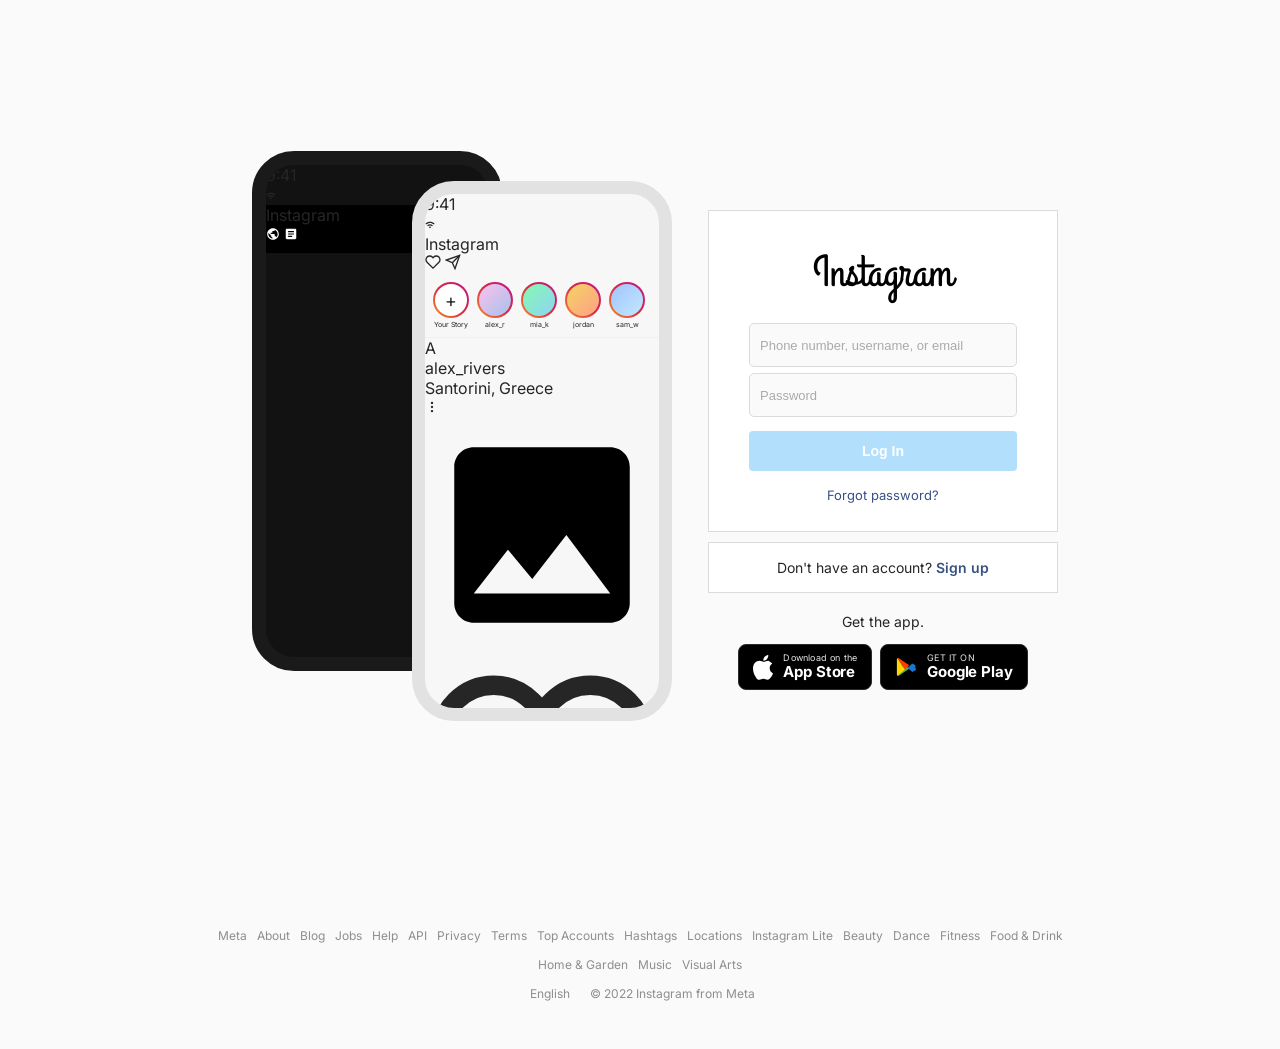
<file: index.html>
<!DOCTYPE html>
<html lang="en">
<head>
  <!-- =====================================================
       Instagram - Photo & Video Sharing
       Landing Page | index.html
       ===================================================== -->
  <meta charset="UTF-8" />
  <meta name="viewport" content="width=device-width, initial-scale=1.0" />
  <meta name="description" content="Instagram - Create an account or log in to Instagram - A simple, fun & creative way to capture, edit & share photos, videos & messages with friends & family." />
  <meta name="theme-color" content="#ffffff" />
  <title>Instagram</title>

  <!-- Favicon SVG inline -->
  <link rel="icon" href="data:image/svg+xml,<svg xmlns='http://www.w3.org/2000/svg' viewBox='0 0 100 100'><defs><linearGradient id='g' x1='0%25' y1='0%25' x2='100%25' y2='100%25'><stop offset='0%25' stop-color='%23f09433'/><stop offset='50%25' stop-color='%23dc2743'/><stop offset='100%25' stop-color='%23bc1888'/></linearGradient></defs><rect width='100' height='100' rx='22' fill='url(%23g)'/><circle cx='50' cy='47' r='18' fill='none' stroke='white' stroke-width='7'/><circle cx='70' cy='28' r='5' fill='white'/></svg>" />

  <!-- Google Fonts -->
  <link rel="preconnect" href="https://fonts.googleapis.com" />
  <link rel="preconnect" href="https://fonts.gstatic.com" crossorigin />
  <link href="https://fonts.googleapis.com/css2?family=Grand+Hotel&family=Inter:wght@300;400;500;600;700&display=swap" rel="stylesheet" />

  <!-- Main Stylesheet -->
  <link rel="stylesheet" href="style.css?v=2" />
</head>
<body>

  <!-- =====================================================
       MAIN WRAPPER
       ===================================================== -->
  <main class="main-wrapper" role="main">
    <div class="main-content">

      <!-- =================================================
           LEFT SECTION: DUAL SMARTPHONE MOCKUPS
           ================================================= -->
      <section class="hero-mockups" aria-label="App preview mockups" aria-hidden="true">

        <!-- -----------------------------------------------
             BACKGROUND PHONE (Dark / Android-style)
             Shows a static dark Explore/Reels grid
             ----------------------------------------------- -->
        <div class="phone-mockup bg-phone">
          <!-- Physical bezel details -->
          <div class="bezel-top">
            <div class="camera-dot"></div>
            <div class="speaker"></div>
          </div>
          <div class="bezel-bottom">
            <div class="home-button"></div>
          </div>

          <!-- Screen content -->
          <div class="phone-screen">
            <!-- Status bar -->
            <div class="phone-status-bar">
              <span>9:41</span>
              <div class="bar-right">
                <svg viewBox="0 0 24 24" width="10" height="10" fill="currentColor"><path d="M1 9l2 2c4.97-4.97 13.03-4.97 18 0l2-2C16.93 2.93 7.08 2.93 1 9zm8 8l3 3 3-3c-1.65-1.66-4.34-1.66-6 0zm-4-4l2 2c2.76-2.76 7.24-2.76 10 0l2-2C15.14 9.14 8.87 9.14 5 13z"/></svg>
                <div class="icon-battery"></div>
              </div>
            </div>
            <!-- Static dark explore grid -->
            <div class="mockup-header" style="background:#000; border-bottom-color:#1a1a1a;">
              <span class="brand-title">Instagram</span>
              <div class="header-icons">
                <svg width="14" height="14" viewBox="0 0 24 24" fill="#ffffff"><path d="M12 2C6.48 2 2 6.48 2 12s4.48 10 10 10 10-4.48 10-10S17.52 2 12 2zm-1 17.93c-3.95-.49-7-3.85-7-7.93 0-.62.08-1.21.21-1.79L9 15v1c0 1.1.9 2 2 2v1.93zm6.9-2.54c-.26-.81-1-1.39-1.9-1.39h-1v-3c0-.55-.45-1-1-1H8v-2h2c.55 0 1-.45 1-1V7h2c1.1 0 2-.9 2-2v-.41c2.93 1.19 5 4.06 5 7.41 0 2.08-.8 3.97-2.1 5.39z"/></svg>
                <svg width="14" height="14" viewBox="0 0 24 24" fill="#ffffff"><path d="M19 3H5c-1.1 0-2 .9-2 2v14c0 1.1.9 2 2 2h14c1.1 0 2-.9 2-2V5c0-1.1-.9-2-2-2zm-5 14H7v-2h7v2zm3-4H7v-2h10v2zm0-4H7V7h10v2z"/></svg>
              </div>
            </div>
            <div class="mockup-body" style="background:#000;">
              <div class="explore-grid" style="padding-top:8px; gap:2px;">
                <div class="grid-item" style="background:#1a1a1a;"></div>
                <div class="grid-item" style="background:#222;"></div>
                <div class="grid-item" style="background:#1a1a1a;"></div>
                <div class="grid-item" style="background:#222;"></div>
                <div class="grid-item" style="background:#1a1a1a;"></div>
                <div class="grid-item" style="background:#222;"></div>
                <div class="grid-item" style="background:#1a1a1a;"></div>
                <div class="grid-item" style="background:#222;"></div>
                <div class="grid-item" style="background:#1a1a1a;"></div>
                <div class="grid-item" style="background:#222;"></div>
                <div class="grid-item" style="background:#1a1a1a;"></div>
                <div class="grid-item" style="background:#222;"></div>
              </div>
            </div>
          </div>
        </div>
        <!-- END: Background Phone -->

        <!-- -----------------------------------------------
             FOREGROUND PHONE (Silver / iPhone-style)
             Shows an auto-cycling slideshow of 4 screens:
             Feed → Explore → DMs → Profile
             ----------------------------------------------- -->
        <div class="phone-mockup fg-phone">
          <!-- Physical bezel details -->
          <div class="bezel-top">
            <div class="camera-dot"></div>
            <div class="speaker"></div>
          </div>
          <div class="bezel-bottom">
            <div class="home-button"></div>
          </div>

          <!-- Screen content -->
          <div class="phone-screen">
            <!-- Status bar -->
            <div class="phone-status-bar">
              <span>9:41</span>
              <div class="bar-right">
                <svg viewBox="0 0 24 24" width="10" height="10" fill="currentColor"><path d="M1 9l2 2c4.97-4.97 13.03-4.97 18 0l2-2C16.93 2.93 7.08 2.93 1 9zm8 8l3 3 3-3c-1.65-1.66-4.34-1.66-6 0zm-4-4l2 2c2.76-2.76 7.24-2.76 10 0l2-2C15.14 9.14 8.87 9.14 5 13z"/></svg>
                <div class="icon-battery"></div>
              </div>
            </div>

            <!-- Slideshow container: 4 screens -->
            <div class="slideshow-container" id="slideshowContainer">

              <!-- === SCREEN 1: FEED === -->
              <div class="mockup-screen active" id="screen-feed" role="img" aria-label="Photo feed screen">
                <!-- App header -->
                <div class="mockup-header">
                  <span class="brand-title">Instagram</span>
                  <div class="header-icons">
                    <!-- Heart icon -->
                    <svg width="16" height="16" viewBox="0 0 24 24" fill="none" stroke="#262626" stroke-width="2"><path d="M20.84 4.61a5.5 5.5 0 0 0-7.78 0L12 5.67l-1.06-1.06a5.5 5.5 0 0 0-7.78 7.78l1.06 1.06L12 21.23l7.78-7.78 1.06-1.06a5.5 5.5 0 0 0 0-7.78z"/></svg>
                    <!-- DM Paper-plane icon -->
                    <svg width="16" height="16" viewBox="0 0 24 24" fill="none" stroke="#262626" stroke-width="2"><line x1="22" y1="2" x2="11" y2="13"/><polygon points="22 2 15 22 11 13 2 9 22 2"/></svg>
                  </div>
                </div>

                <!-- Stories row -->
                <div style="display:flex; gap:8px; padding:8px; border-bottom:1px solid #f0f0f0; overflow:hidden;">
                  <!-- Your story -->
                  <div style="display:flex;flex-direction:column;align-items:center;gap:2px;flex-shrink:0;">
                    <div style="width:36px;height:36px;border-radius:50%;background:linear-gradient(45deg,#f09433,#dc2743,#bc1888);padding:2px;">
                      <div style="width:100%;height:100%;border-radius:50%;background:#fff;display:flex;align-items:center;justify-content:center;font-size:18px;">+</div>
                    </div>
                    <span style="font-size:7px;color:#262626;">Your Story</span>
                  </div>
                  <!-- Story circles -->
                  <div style="display:flex;flex-direction:column;align-items:center;gap:2px;flex-shrink:0;">
                    <div style="width:36px;height:36px;border-radius:50%;background:linear-gradient(45deg,#f09433,#dc2743,#bc1888);padding:2px;">
                      <div style="width:100%;height:100%;border-radius:50%;background:linear-gradient(135deg,#fbc2eb,#a6c1ee);"></div>
                    </div>
                    <span style="font-size:7px;color:#262626;">alex_r</span>
                  </div>
                  <div style="display:flex;flex-direction:column;align-items:center;gap:2px;flex-shrink:0;">
                    <div style="width:36px;height:36px;border-radius:50%;background:linear-gradient(45deg,#f09433,#dc2743,#bc1888);padding:2px;">
                      <div style="width:100%;height:100%;border-radius:50%;background:linear-gradient(135deg,#84fab0,#8fd3f4);"></div>
                    </div>
                    <span style="font-size:7px;color:#262626;">mia_k</span>
                  </div>
                  <div style="display:flex;flex-direction:column;align-items:center;gap:2px;flex-shrink:0;">
                    <div style="width:36px;height:36px;border-radius:50%;background:linear-gradient(45deg,#f09433,#dc2743,#bc1888);padding:2px;">
                      <div style="width:100%;height:100%;border-radius:50%;background:linear-gradient(135deg,#f6d365,#fda085);"></div>
                    </div>
                    <span style="font-size:7px;color:#262626;">jordan</span>
                  </div>
                  <div style="display:flex;flex-direction:column;align-items:center;gap:2px;flex-shrink:0;">
                    <div style="width:36px;height:36px;border-radius:50%;background:linear-gradient(45deg,#f09433,#dc2743,#bc1888);padding:2px;">
                      <div style="width:100%;height:100%;border-radius:50%;background:linear-gradient(135deg,#a1c4fd,#c2e9fb);"></div>
                    </div>
                    <span style="font-size:7px;color:#262626;">sam_w</span>
                  </div>
                </div>

                <!-- Post 1 -->
                <div class="post-item">
                  <div class="post-header">
                    <div class="post-user-info">
                      <div class="avatar">
                        <div class="inner-avatar">A</div>
                      </div>
                      <div>
                        <div class="post-username">alex_rivers</div>
                        <div class="post-location">Santorini, Greece</div>
                      </div>
                    </div>
                    <!-- Three dots -->
                    <svg width="14" height="14" viewBox="0 0 24 24" fill="#262626"><circle cx="12" cy="5" r="2"/><circle cx="12" cy="12" r="2"/><circle cx="12" cy="19" r="2"/></svg>
                  </div>
                  <!-- Post image placeholder with gradient -->
                  <div class="post-image">
                    <div class="post-image-inner">
                      <svg viewBox="0 0 24 24"><path d="M21 19V5c0-1.1-.9-2-2-2H5c-1.1 0-2 .9-2 2v14c0 1.1.9 2 2 2h14c1.1 0 2-.9 2-2zM8.5 13.5l2.5 3.01L14.5 12l4.5 6H5l3.5-4.5z"/></svg>
                    </div>
                  </div>
                  <!-- Actions -->
                  <div class="post-actions">
                    <div class="post-actions-left">
                      <svg viewBox="0 0 24 24" fill="none" stroke="#262626" stroke-width="2"><path d="M20.84 4.61a5.5 5.5 0 0 0-7.78 0L12 5.67l-1.06-1.06a5.5 5.5 0 0 0-7.78 7.78l1.06 1.06L12 21.23l7.78-7.78 1.06-1.06a5.5 5.5 0 0 0 0-7.78z"/></svg>
                      <svg viewBox="0 0 24 24" fill="none" stroke="#262626" stroke-width="2"><path d="M21 15a2 2 0 0 1-2 2H7l-4 4V5a2 2 0 0 1 2-2h14a2 2 0 0 1 2 2z"/></svg>
                      <svg viewBox="0 0 24 24" fill="none" stroke="#262626" stroke-width="2"><line x1="22" y1="2" x2="11" y2="13"/><polygon points="22 2 15 22 11 13 2 9 22 2"/></svg>
                    </div>
                    <svg viewBox="0 0 24 24" fill="none" stroke="#262626" stroke-width="2"><path d="M19 21l-7-5-7 5V5a2 2 0 0 1 2-2h10a2 2 0 0 1 2 2z"/></svg>
                  </div>
                  <div class="post-likes">1,284 likes</div>
                  <div class="post-caption"><span>alex_rivers</span>Golden hour never disappoints 🌅✨</div>
                </div>

                <!-- Post 2 -->
                <div class="post-item">
                  <div class="post-header">
                    <div class="post-user-info">
                      <div class="avatar" style="background:linear-gradient(135deg,#84fab0,#8fd3f4); padding:1.5px;">
                        <div class="inner-avatar">M</div>
                      </div>
                      <div>
                        <div class="post-username">mia_captures</div>
                        <div class="post-location">Tokyo, Japan</div>
                      </div>
                    </div>
                    <svg width="14" height="14" viewBox="0 0 24 24" fill="#262626"><circle cx="12" cy="5" r="2"/><circle cx="12" cy="12" r="2"/><circle cx="12" cy="19" r="2"/></svg>
                  </div>
                  <div class="post-image post-image-2">
                    <div class="post-image-inner">
                      <svg viewBox="0 0 24 24"><path d="M12 2C6.48 2 2 6.48 2 12s4.48 10 10 10 10-4.48 10-10S17.52 2 12 2zm-2 14.5v-9l6 4.5-6 4.5z"/></svg>
                    </div>
                  </div>
                  <div class="post-actions">
                    <div class="post-actions-left">
                      <svg viewBox="0 0 24 24" fill="none" stroke="#262626" stroke-width="2"><path d="M20.84 4.61a5.5 5.5 0 0 0-7.78 0L12 5.67l-1.06-1.06a5.5 5.5 0 0 0-7.78 7.78l1.06 1.06L12 21.23l7.78-7.78 1.06-1.06a5.5 5.5 0 0 0 0-7.78z"/></svg>
                      <svg viewBox="0 0 24 24" fill="none" stroke="#262626" stroke-width="2"><path d="M21 15a2 2 0 0 1-2 2H7l-4 4V5a2 2 0 0 1 2-2h14a2 2 0 0 1 2 2z"/></svg>
                      <svg viewBox="0 0 24 24" fill="none" stroke="#262626" stroke-width="2"><line x1="22" y1="2" x2="11" y2="13"/><polygon points="22 2 15 22 11 13 2 9 22 2"/></svg>
                    </div>
                    <svg viewBox="0 0 24 24" fill="none" stroke="#262626" stroke-width="2"><path d="M19 21l-7-5-7 5V5a2 2 0 0 1 2-2h10a2 2 0 0 1 2 2z"/></svg>
                  </div>
                  <div class="post-likes">3,572 likes</div>
                  <div class="post-caption"><span>mia_captures</span>City lights & cherry blossoms 🌸🗼</div>
                </div>
              </div>
              <!-- END: Screen 1 Feed -->

              <!-- === SCREEN 2: EXPLORE === -->
              <div class="mockup-screen" id="screen-explore" role="img" aria-label="Explore screen">
                <div class="mockup-header">
                  <div class="search-bar-mock" style="flex-grow:1; padding:0; background:none; border:none;">
                    <div class="search-input-mock">
                      <svg viewBox="0 0 24 24"><path d="M21 21l-6-6m2-5a7 7 0 11-14 0 7 7 0 0114 0z" stroke="currentColor" stroke-width="2" fill="none" stroke-linecap="round"/></svg>
                      Search
                    </div>
                  </div>
                </div>
                <div class="mockup-body">
                  <div class="explore-grid">
                    <div class="grid-item"></div>
                    <div class="grid-item"></div>
                    <div class="grid-item"></div>
                    <div class="grid-item"></div>
                    <div class="grid-item"></div>
                    <div class="grid-item"></div>
                    <div class="grid-item"></div>
                    <div class="grid-item"></div>
                    <div class="grid-item"></div>
                  </div>
                </div>
              </div>
              <!-- END: Screen 2 Explore -->

              <!-- === SCREEN 3: DIRECT MESSAGES === -->
              <div class="mockup-screen" id="screen-dm" role="img" aria-label="Direct messages screen">
                <div class="mockup-header">
                  <span class="dm-header">Messages</span>
                  <div class="header-icons">
                    <svg width="14" height="14" viewBox="0 0 24 24" fill="none" stroke="#262626" stroke-width="2"><path d="M12 20h9"/><path d="M16.5 3.5a2.121 2.121 0 0 1 3 3L7 19l-4 1 1-4L16.5 3.5z"/></svg>
                  </div>
                </div>
                <!-- Active users / story-like row -->
                <div class="dm-active-users">
                  <div class="active-user-circle">
                    <div class="active-avatar">
                      <div class="online-indicator"></div>
                    </div>
                    <span class="active-user-name">alex_r</span>
                  </div>
                  <div class="active-user-circle">
                    <div class="active-avatar"></div>
                    <span class="active-user-name">mia_k</span>
                  </div>
                  <div class="active-user-circle">
                    <div class="active-avatar">
                      <div class="online-indicator"></div>
                    </div>
                    <span class="active-user-name">jordan</span>
                  </div>
                  <div class="active-user-circle">
                    <div class="active-avatar"></div>
                    <span class="active-user-name">sam_w</span>
                  </div>
                </div>
                <!-- Message threads -->
                <div class="dm-thread-list mockup-body">
                  <div class="dm-thread">
                    <div class="dm-thread-left">
                      <div class="active-avatar" style="background:linear-gradient(135deg,#fbc2eb,#a6c1ee); width:32px; height:32px; border-radius:50%;"></div>
                      <div class="dm-thread-info">
                        <div class="dm-username">alex_rivers</div>
                        <div class="dm-last-msg">Loved that shot! 📸</div>
                      </div>
                    </div>
                    <div class="dm-camera-icon">
                      <svg viewBox="0 0 24 24"><path d="M23 7l-7 5 7 5V7z"/><rect x="1" y="5" width="15" height="14" rx="2" ry="2"/></svg>
                    </div>
                  </div>
                  <div class="dm-thread">
                    <div class="dm-thread-left">
                      <div class="active-avatar" style="background:linear-gradient(135deg,#84fab0,#8fd3f4); width:32px; height:32px; border-radius:50%;"></div>
                      <div class="dm-thread-info">
                        <div class="dm-username">mia_captures</div>
                        <div class="dm-last-msg">When are you free? ☕</div>
                      </div>
                    </div>
                    <div class="dm-camera-icon">
                      <svg viewBox="0 0 24 24"><path d="M23 7l-7 5 7 5V7z"/><rect x="1" y="5" width="15" height="14" rx="2" ry="2"/></svg>
                    </div>
                  </div>
                  <div class="dm-thread">
                    <div class="dm-thread-left">
                      <div class="active-avatar" style="background:linear-gradient(135deg,#a1c4fd,#c2e9fb); width:32px; height:32px; border-radius:50%;"></div>
                      <div class="dm-thread-info">
                        <div class="dm-username">jordan_snap</div>
                        <div class="dm-last-msg">Sent a photo</div>
                      </div>
                    </div>
                    <div class="dm-camera-icon">
                      <svg viewBox="0 0 24 24"><path d="M23 7l-7 5 7 5V7z"/><rect x="1" y="5" width="15" height="14" rx="2" ry="2"/></svg>
                    </div>
                  </div>
                  <div class="dm-thread">
                    <div class="dm-thread-left">
                      <div class="active-avatar" style="background:linear-gradient(135deg,#f6d365,#fda085); width:32px; height:32px; border-radius:50%;"></div>
                      <div class="dm-thread-info">
                        <div class="dm-username">sam_world</div>
                        <div class="dm-last-msg">Tag me in your next post!</div>
                      </div>
                    </div>
                    <div class="dm-camera-icon">
                      <svg viewBox="0 0 24 24"><path d="M23 7l-7 5 7 5V7z"/><rect x="1" y="5" width="15" height="14" rx="2" ry="2"/></svg>
                    </div>
                  </div>
                  <div class="dm-thread">
                    <div class="dm-thread-left">
                      <div class="active-avatar" style="background:linear-gradient(135deg,#fdcbf1,#e6dee9); width:32px; height:32px; border-radius:50%;"></div>
                      <div class="dm-thread-info">
                        <div class="dm-username">luna_photos</div>
                        <div class="dm-last-msg">That filter is 🔥</div>
                      </div>
                    </div>
                    <div class="dm-camera-icon">
                      <svg viewBox="0 0 24 24"><path d="M23 7l-7 5 7 5V7z"/><rect x="1" y="5" width="15" height="14" rx="2" ry="2"/></svg>
                    </div>
                  </div>
                </div>
              </div>
              <!-- END: Screen 3 DMs -->

              <!-- === SCREEN 4: PROFILE === -->
              <div class="mockup-screen" id="screen-profile" role="img" aria-label="Profile screen">
                <!-- Header with username -->
                <div class="mockup-header">
                  <span style="font-size:11px; font-weight:700; color:#262626;">your_username</span>
                  <div class="header-icons">
                    <svg width="14" height="14" viewBox="0 0 24 24" fill="none" stroke="#262626" stroke-width="2"><line x1="3" y1="12" x2="21" y2="12"/><line x1="3" y1="6" x2="21" y2="6"/><line x1="3" y1="18" x2="21" y2="18"/></svg>
                  </div>
                </div>
                <div class="mockup-body">
                  <!-- Profile meta area -->
                  <div class="profile-meta">
                    <div class="profile-top-row">
                      <div class="profile-avatar">😎</div>
                      <div class="profile-stats">
                        <div class="stat-item">
                          <span class="stat-value">248</span>
                          <span class="stat-label">Posts</span>
                        </div>
                        <div class="stat-item">
                          <span class="stat-value">14.2k</span>
                          <span class="stat-label">Followers</span>
                        </div>
                        <div class="stat-item">
                          <span class="stat-value">382</span>
                          <span class="stat-label">Following</span>
                        </div>
                      </div>
                    </div>
                    <div class="profile-bio">
                      <div class="profile-name">Your Name</div>
                      <div class="profile-desc">📷 Photographer & traveler<br/>🌍 Exploring the world one shot at a time</div>
                    </div>
                    <div class="profile-edit-btn">Edit Profile</div>
                  </div>
                  <!-- Story highlights -->
                  <div class="highlights-row">
                    <div class="highlight-item">
                      <div class="highlight-circle" style="background:linear-gradient(135deg,#ff9a9e,#fecfef);"></div>
                      <span class="highlight-label">Travel</span>
                    </div>
                    <div class="highlight-item">
                      <div class="highlight-circle" style="background:linear-gradient(135deg,#a1c4fd,#c2e9fb);"></div>
                      <span class="highlight-label">Food</span>
                    </div>
                    <div class="highlight-item">
                      <div class="highlight-circle" style="background:linear-gradient(135deg,#d4fc79,#96e6a1);"></div>
                      <span class="highlight-label">Nature</span>
                    </div>
                    <div class="highlight-item">
                      <div class="highlight-circle" style="background:linear-gradient(135deg,#f6d365,#fda085);"></div>
                      <span class="highlight-label">Sunsets</span>
                    </div>
                  </div>
                  <!-- Tabs: Grid / Tagged -->
                  <div class="profile-tabs">
                    <div class="profile-tab active">
                      <svg viewBox="0 0 24 24"><rect x="3" y="3" width="7" height="7"/><rect x="14" y="3" width="7" height="7"/><rect x="3" y="14" width="7" height="7"/><rect x="14" y="14" width="7" height="7"/></svg>
                    </div>
                    <div class="profile-tab">
                      <svg viewBox="0 0 24 24" fill="none" stroke="currentColor" stroke-width="2"><path d="M17.94 17.94A10.07 10.07 0 0 1 12 20c-7 0-11-8-11-8a18.45 18.45 0 0 1 5.06-5.94"/><path d="M9.9 4.24A9.12 9.12 0 0 1 12 4c7 0 11 8 11 8a18.5 18.5 0 0 1-2.16 3.19"/></svg>
                    </div>
                  </div>
                  <!-- Mini photo grid -->
                  <div class="explore-grid" style="gap:2px; padding:2px;">
                    <div class="grid-item"></div>
                    <div class="grid-item"></div>
                    <div class="grid-item"></div>
                    <div class="grid-item"></div>
                    <div class="grid-item"></div>
                    <div class="grid-item"></div>
                    <div class="grid-item"></div>
                    <div class="grid-item"></div>
                    <div class="grid-item"></div>
                  </div>
                </div>
              </div>
              <!-- END: Screen 4 Profile -->

            </div>
            <!-- END slideshow-container -->

          </div>
          <!-- END phone-screen -->

        </div>
        <!-- END: Foreground Phone -->

      </section>
      <!-- END: Hero Mockups -->

      <!-- =================================================
           RIGHT SECTION: AUTH CONTAINER (Login + Signup)
           ================================================= -->
      <section class="auth-container" aria-label="Login section">

        <!-- Login Card -->
        <div class="login-card">

          <!-- Logo & Brand Name: Instagram text-only logo, black color -->
          <div class="brand-header">
            <h1 class="brand-name">Instagram</h1>
          </div>

          <!-- Login Form -->
          <form class="auth-form" id="loginForm" novalidate autocomplete="off">

            <!-- Username / Email field -->
            <div class="input-group">
              <input
                type="text"
                id="usernameInput"
                name="username"
                placeholder="Phone number, username, or email"
                autocomplete="username"
                aria-label="Phone number, username, or email"
                aria-required="true"
              />
            </div>

            <!-- Password field with show/hide toggle -->
            <div class="input-group password-wrapper">
              <input
                type="password"
                id="passwordInput"
                name="password"
                placeholder="Password"
                autocomplete="current-password"
                aria-label="Password"
                aria-required="true"
              />
              <!-- Toggle button: "Show" / "Hide" text -->
              <button
                type="button"
                class="btn-toggle-password"
                id="togglePasswordBtn"
                aria-label="Toggle password visibility"
              >Show</button>
            </div>

            <!-- Login submit button -->
            <button
              type="submit"
              class="btn-login"
              id="loginBtn"
              disabled
              aria-disabled="true"
            >Log In</button>

          </form>

          <!-- Forgot password moved here, above the divider is removed -->
          <!-- (OR divider and alt-login removed per requirements) -->

          <!-- Forgot password link -->
          <a href="#" class="forgot-password" id="forgotPasswordLink" aria-label="Forgot your password?">Forgot password?</a>

        </div>
        <!-- END: Login Card -->

        <!-- Signup Card -->
        <div class="signup-card">
          <p>Don't have an account? <a href="#" id="signupLink" aria-label="Sign up for Instagram">Sign up</a></p>
        </div>

        <!-- App Download Badges -->
        <div class="download-section" aria-label="Download the app">
          <p>Get the app.</p>
          <div class="badges-container">

            <!-- App Store Badge -->
            <a href="#" class="badge-btn" id="appStoreBadge" aria-label="Download on the App Store">
              <svg class="apple-icon" viewBox="0 0 814 1000" xmlns="http://www.w3.org/2000/svg" fill="white" width="20" height="25">
                <path d="M788.1 340.9c-5.8 4.5-108.2 62.2-108.2 190.5 0 148.4 130.3 200.9 134.2 202.2-.6 3.2-20.7 71.9-68.7 141.9-42.8 61.6-87.5 123.1-155.5 123.1s-85.5-39.5-164-39.5c-76 0-103.7 40.8-165.9 40.8s-105-37.5-155.5-127.4C46.7 790.7 0 663 0 541.8c0-207.5 135.4-317.3 269-317.3 70.1 0 128.4 46.4 172.5 46.4 42.8 0 109.6-49.5 190.5-49.5zm-218-191.8c31.1-36.9 53.1-88.1 53.1-139.3 0-7.1-.6-14.3-1.9-20.1-50.6 1.9-110.8 33.7-147.1 75.8-28.5 32.4-55.1 83.6-55.1 135.5 0 7.8 1.3 15.6 1.9 18.1 3.2.6 8.4 1.3 13.6 1.3 45.4 0 102.5-30.4 135.5-71.3z"/>
              </svg>
              <div class="badge-text">
                <span class="subtitle">Download on the</span>
                <span class="title">App Store</span>
              </div>
            </a>

            <!-- Play Store Badge -->
            <a href="#" class="badge-btn" id="playStoreBadge" aria-label="Get it on Google Play">
              <svg class="play-icon" viewBox="0 0 48 48" xmlns="http://www.w3.org/2000/svg" width="22" height="24">
                <path fill="#4CAF50" d="M5.9 43.4c.5.3 1.1.4 1.8.3L31 27.6 21.4 18 5.9 43.4z"/>
                <path fill="#1976D2" d="M44.5 20.1l-6.7-3.9-10.4 9.4 10.4 9.4 6.8-3.9c1.9-1.1 1.9-3.9-.1-5z"/>
                <path fill="#FF3D00" d="M7.7 4.3C7 4.1 6.2 4.3 5.6 4.7L21.4 30l9.6-9.6L7.7 4.3z"/>
                <path fill="#FFD600" d="M5.6 4.7c-.9.6-1.5 1.7-1.5 3v32.6c0 1.3.6 2.4 1.5 3L21.4 30 5.6 4.7z"/>
              </svg>
              <div class="badge-text">
                <span class="subtitle">GET IT ON</span>
                <span class="title">Google Play</span>
              </div>
            </a>
          </div>
        </div>
        <!-- END: App Download Badges -->

      </section>
      <!-- END: Auth Container -->

    </div>
    <!-- END: main-content -->
  </main>
  <!-- END: main-wrapper -->

  <!-- =====================================================
       SITE FOOTER
       ===================================================== -->
  <footer class="site-footer" aria-label="Site footer">
    <nav class="footer-links" aria-label="Footer navigation">
      <a href="#">Meta</a>
      <a href="#">About</a>
      <a href="#">Blog</a>
      <a href="#">Jobs</a>
      <a href="#">Help</a>
      <a href="#">API</a>
      <a href="#">Privacy</a>
      <a href="#">Terms</a>
      <a href="#">Top Accounts</a>
      <a href="#">Hashtags</a>
      <a href="#">Locations</a>
      <a href="#">Instagram Lite</a>
      <a href="#">Beauty</a>
      <a href="#">Dance</a>
      <a href="#">Fitness</a>
      <a href="#">Food &amp; Drink</a>
      <a href="#">Home &amp; Garden</a>
      <a href="#">Music</a>
      <a href="#">Visual Arts</a>
    </nav>
    <div class="footer-bottom">
      <div class="footer-lang" role="button" tabindex="0" aria-label="Change language: currently English">
        <svg viewBox="0 0 24 24"><path d="M12 2C6.48 2 2 6.48 2 12s4.48 10 10 10 10-4.48 10-10S17.52 2 12 2zm-1 17.93c-3.95-.49-7-3.85-7-7.93 0-.62.08-1.21.21-1.79L9 15v1c0 1.1.9 2 2 2v1.93zm6.9-2.54c-.26-.81-1-1.39-1.9-1.39h-1v-3c0-.55-.45-1-1-1H8v-2h2c.55 0 1-.45 1-1V7h2c1.1 0 2-.9 2-2v-.41c2.93 1.19 5 4.06 5 7.41 0 2.08-.8 3.97-2.1 5.39z"/></svg>
        English
        <svg viewBox="0 0 24 24"><path d="M7 10l5 5 5-5z"/></svg>
      </div>
      <span>© 2022 Instagram from Meta</span>
    </div>
  </footer>
  <!-- END: Site Footer -->

  <!-- Main JavaScript -->
  <script src="script.js"></script>

</body>
</html>
</file>
<file: style.css>
/* =====================================================
   Instagram Landing Page — style.css
   ===================================================== */

@import url('https://fonts.googleapis.com/css2?family=Grand+Hotel&family=Inter:wght@300;400;500;600;700&display=swap');

:root {
  --font-primary: 'Inter', sans-serif;
  --font-logo: 'Grand Hotel', cursive;
  --bg-color: #fafafa;
  --card-bg: #ffffff;
  --primary-blue: #0095f6;
  --primary-blue-hover: #1877f2;
  --primary-blue-disabled: rgba(0,149,246,.3);
  --border-color: #dbdbdb;
  --text-color-primary: #262626;
  --text-color-secondary: #8e8e8e;
  --link-color: #00376b;
  --shadow-phone: 0 20px 40px rgba(0,0,0,.15);
}

*,
*::before,
*::after {
  margin: 0;
  padding: 0;
  box-sizing: border-box;
}

html { font-size: 16px; }

body {
  font-family: var(--font-primary);
  background: var(--bg-color);
  color: var(--text-color-primary);
  min-height: 100vh;
  overflow-x: hidden;
}

.main-wrapper {
  display: flex;
  justify-content: center;
  align-items: center;
  min-height: 100vh;
  width: 100%;
}

.main-content {
  display: flex;
  align-items: center;
  justify-content: center;
  gap: 32px;
  width: 100%;
  max-width: 935px;
  padding: 20px;
}

.hero-mockups {
  position: relative;
  width: 454px;
  height: 618px;
}

.phone-mockup {
  position: absolute;
  border-radius: 42px;
  overflow: hidden;
}

.phone-mockup.bg-phone {
  background: #121212;
  border: 14px solid #1a1a1a;
  width: 250px;
  height: 520px;
  top: 10px;
  left: 30px;
}

.phone-mockup.fg-phone {
  background: #f7f7f7;
  border: 13px solid #e2e2e2;
  width: 260px;
  height: 540px;
  top: 40px;
  left: 190px;
}

.auth-container {
  width: 100%;
  max-width: 350px;
  display: flex;
  flex-direction: column;
  gap: 10px;
}

.login-card,
.signup-card {
  background: white;
  border: 1px solid var(--border-color);
  padding: 20px 40px 28px;
  text-align: center;
}

.signup-card {
  padding: 16px 24px;
  font-size: 14px;
}

.brand-header {
  margin: 12px 0 20px;
  display: flex;
  justify-content: center;
}

.brand-name {
  font-family: var(--font-logo);
  font-size: 44px;
  color: black;
  font-weight: 400;
}

.auth-form {
  display: flex;
  flex-direction: column;
  gap: 6px;
  margin-top: 10px;
}

.input-group {
  position: relative;
  width: 100%;
}

.input-group input {
  width: 100%;
  height: 44px;
  padding: 0 36px 0 10px;
  font-size: 14px;
  background: #fafafa;
  border: 1px solid #dbdbdb;
  border-radius: 5px;
  outline: none;
  color: #262626;
}

.input-group input::placeholder {
  color: #aaaaaa;
  font-size: 13px;
}

.input-group input:focus {
  border-color: #a8a8a8;
  background: white;
}

.btn-login {
  margin-top: 8px;
  width: 100%;
  height: 40px;
  background: #b2dffc;
  color: white;
  border: none;
  border-radius: 4px;
  font-size: 14px;
  font-weight: 600;
  cursor: pointer;
  transition: background 0.2s;
}

.btn-login:not(:disabled):hover {
  background: #5ba4d4;
}

.btn-login:not(:disabled) {
  background: #4cb5f9;
}

.forgot-password {
  display: block;
  text-align: center;
  margin-top: 16px;
  font-size: 13px;
  color: #385185;
  text-decoration: none;
}
.or-divider {
  display: flex;
  align-items: center;
  margin: 18px 0 14px;
}

.or-divider::before,
.or-divider::after {
  content: '';
  flex-grow: 1;
  height: 1px;
  background: #dbdbdb;
}

.or-divider span {
  padding: 0 18px;
  font-size: 12px;
  font-weight: 600;
  color: #8e8e8e;
}

.alt-login {
  display: flex;
  align-items: center;
  justify-content: center;
  gap: 8px;
  margin-bottom: 22px;
  font-size: 14px;
  font-weight: 600;
  color: #00376b;
  text-decoration: none;
}

.signup-card a {
  color: #385185;
  font-weight: 600;
  text-decoration: none;
}

.download-section {
  text-align: center;
  margin-top: 10px;
}

.download-section p {
  font-size: 14px;
  margin-bottom: 14px;
}

.badges-container {
  display: flex;
  justify-content: center;
  gap: 8px;
}

.badge-btn {
  background: #000;
  border: 1px solid #2a2a2a;
  border-radius: 8px;
  padding: 8px 14px;
  color: white;
  text-decoration: none;
  display: inline-flex;
  align-items: center;
  gap: 10px;
  min-width: 130px;
  height: 46px;
}

.badge-btn svg {
  flex-shrink: 0;
  fill: white;
}

.badge-text {
  display: flex;
  flex-direction: column;
  align-items: flex-start;
  line-height: 1.2;
}

.badge-text .subtitle {
  font-size: 9px;
  font-weight: 400;
  letter-spacing: 0.02em;
  opacity: 0.9;
}

.badge-text .title {
  font-size: 15px;
  font-weight: 700;
  letter-spacing: -0.01em;
}

.site-footer {
  width: 100%;
  max-width: 935px;
  margin: 28px auto 48px;
  display: flex;
  flex-direction: column;
  align-items: center;
  gap: 14px;
}

.footer-links {
  display: flex;
  flex-wrap: wrap;
  justify-content: center;
  gap: 14px 10px;
}

.footer-links a {
  font-size: 12px;
  color: #8e8e8e;
  text-decoration: none;
}

.footer-bottom {
  display: flex;
  gap: 16px;
  font-size: 12px;
  color: #8e8e8e;
}

.footer-lang {
  display: flex;
  align-items: center;
  gap: 4px;
}
/* =========================
   BUTTON TOGGLE (show/hide)
========================= */
.btn-toggle-password {
  position: absolute;
  right: 10px;
  top: 50%;
  transform: translateY(-50%);
  background: none;
  border: none;
  font-size: 13px;
  font-weight: 600;
  color: #262626;
  cursor: pointer;
  padding: 0;
  display: none;
}

/* =========================
   MOBILE VIEW
========================= */
@media (max-width: 875px) {
  body {
    background: #f2f2f2;
    display: block;
  }

  .hero-mockups {
    display: none !important;
  }

  .main-wrapper {
    width: 100%;
    min-height: 100vh;
    padding: 0;
  }

  .main-content {
    width: 100%;
    max-width: 100%;
    display: flex;
    justify-content: center;
    align-items: flex-start;
    padding: 0;
  }

  .auth-container {
    width: 100%;
    max-width: 100%;
    padding: 0 20px;
    margin: 0;
    gap: 0;
  }

  .login-card {
    border: none !important;
    background: transparent !important;
    box-shadow: none;
    padding: 0;
    margin-top: 60px;
  }

  .brand-header {
    margin-top: 20px;
    margin-bottom: 30px;
  }

  .brand-name {
    font-size: 52px;
  }

  .auth-form {
    gap: 8px;
  }

  .input-group {
    margin-bottom: 4px;
  }

  .input-group input {
    width: 100%;
    height: 44px;
    padding: 0 40px 0 12px;
    border: 1px solid #dbdbdb;
    border-radius: 5px;
    background: #fafafa;
    font-size: 14px;
  }

  .btn-login {
    width: 100%;
    height: 44px;
    border: none;
    border-radius: 8px;
    margin-top: 10px;
    font-size: 15px;
    font-weight: 600;
    background: #b2dffc;
    color: white;
  }

  .btn-login:not(:disabled) {
    background: #4cb5f9;
  }

  .or-divider,
  .alt-login {
    display: none;
  }

  .forgot-password {
    display: block;
    text-align: center;
    margin-top: 18px;
    font-size: 13px;
    color: #385185;
  }

  .signup-card {
    border: none !important;
    background: transparent !important;
    text-align: center;
    margin-top: 120px;
    padding: 14px 0;
    font-size: 14px;
    color: #262626;
  }

  .download-section {
    text-align: center;
    margin-top: 40px;
  }

  .download-section p {
    font-size: 14px;
    color: #262626;
    margin-bottom: 14px;
  }

  .badges-container {
    display: flex;
    justify-content: center;
    gap: 8px;
  }

  .badge-btn {
    min-width: 120px;
    height: 44px;
    padding: 7px 12px;
    gap: 8px;
  }

  .badge-text .subtitle {
    font-size: 9px;
  }

  .badge-text .title {
    font-size: 14px;
  }

  .site-footer {
    display: flex;
    margin: 30px auto 50px;
    max-width: 100%;
    padding: 0 16px;
  }

  .footer-links {
    gap: 10px 8px;
  }

  .footer-links a {
    font-size: 12px;
    color: #8e8e8e;
  }

  .footer-bottom {
    font-size: 12px;
    color: #8e8e8e;
    flex-wrap: wrap;
    justify-content: center;
    gap: 8px;
  }
}
</file>
